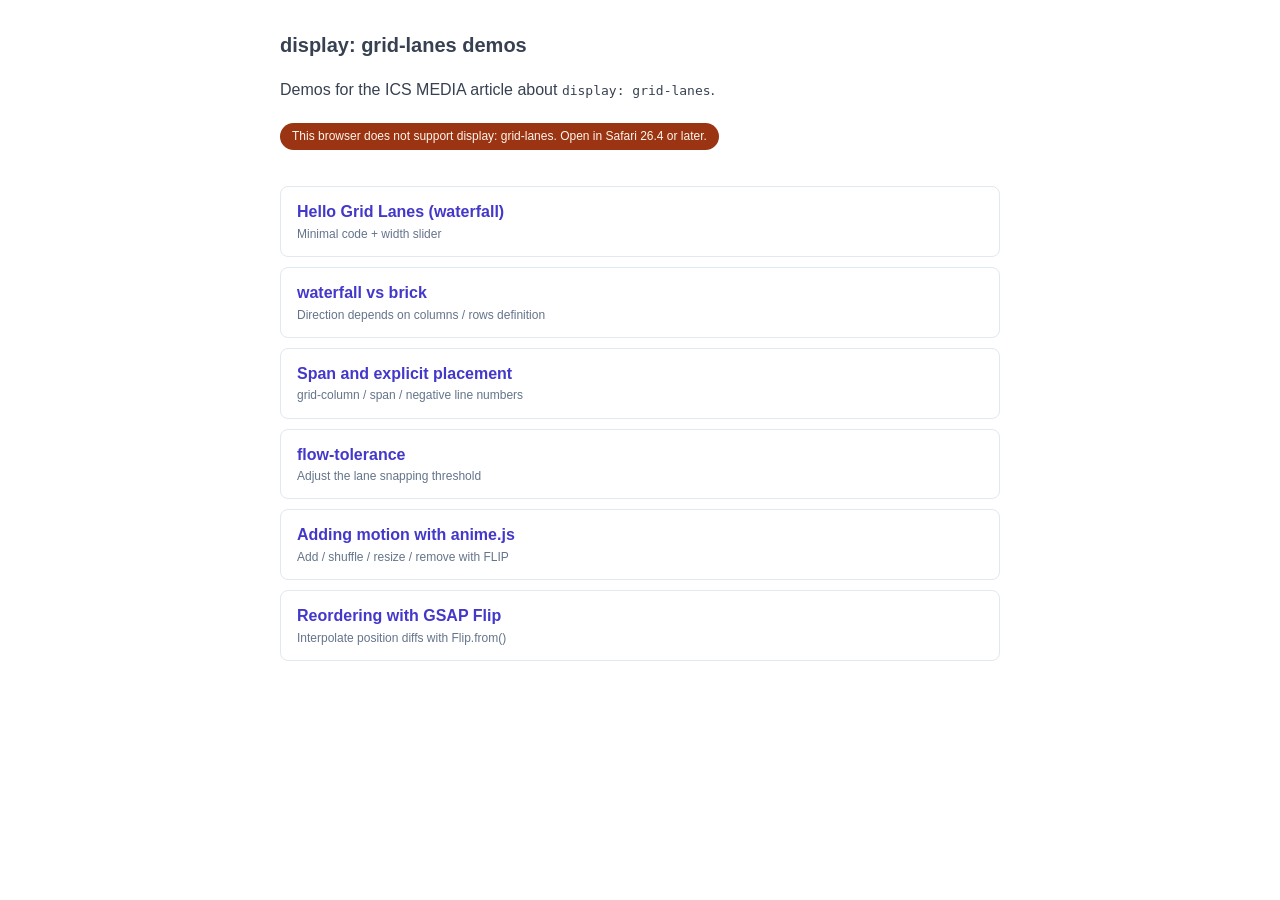
<file: index.html>
<!DOCTYPE html>
<html lang="en">
  <head>
    <meta charset="utf-8" />
    <meta name="viewport" content="width=device-width, initial-scale=1" />
    <title>display: grid-lanes demos</title>
    <link rel="stylesheet" href="./style.css" />
  </head>
  <body>
    <div class="index-wrap">
      <h1>display: grid-lanes demos</h1>
      <p>
        Demos for the ICS MEDIA article about
        <code>display: grid-lanes</code>.
      </p>
      <div class="support-badge ok">
        This browser supports display: grid-lanes
      </div>
      <div class="support-badge warn">
        This browser does not support display: grid-lanes. Open in Safari 26.4
        or later.
      </div>

      <ul class="demo-list">
        <li>
          <a href="./waterfall.html">
            <strong>Hello Grid Lanes (waterfall)</strong>
            <span>Minimal code + width slider</span>
          </a>
        </li>
        <li>
          <a href="./brick.html">
            <strong>waterfall vs brick</strong>
            <span>Direction depends on columns / rows definition</span>
          </a>
        </li>
        <li>
          <a href="./span.html">
            <strong>Span and explicit placement</strong>
            <span>grid-column / span / negative line numbers</span>
          </a>
        </li>
        <li>
          <a href="./tolerance.html">
            <strong>flow-tolerance</strong>
            <span>Adjust the lane snapping threshold</span>
          </a>
        </li>
        <li>
          <a href="./animejs.html">
            <strong>Adding motion with anime.js</strong>
            <span>Add / shuffle / resize / remove with FLIP</span>
          </a>
        </li>
        <li>
          <a href="./gsap-flip.html">
            <strong>Reordering with GSAP Flip</strong>
            <span>Interpolate position diffs with Flip.from()</span>
          </a>
        </li>
      </ul>
    </div>

  </body>
</html>
</file>
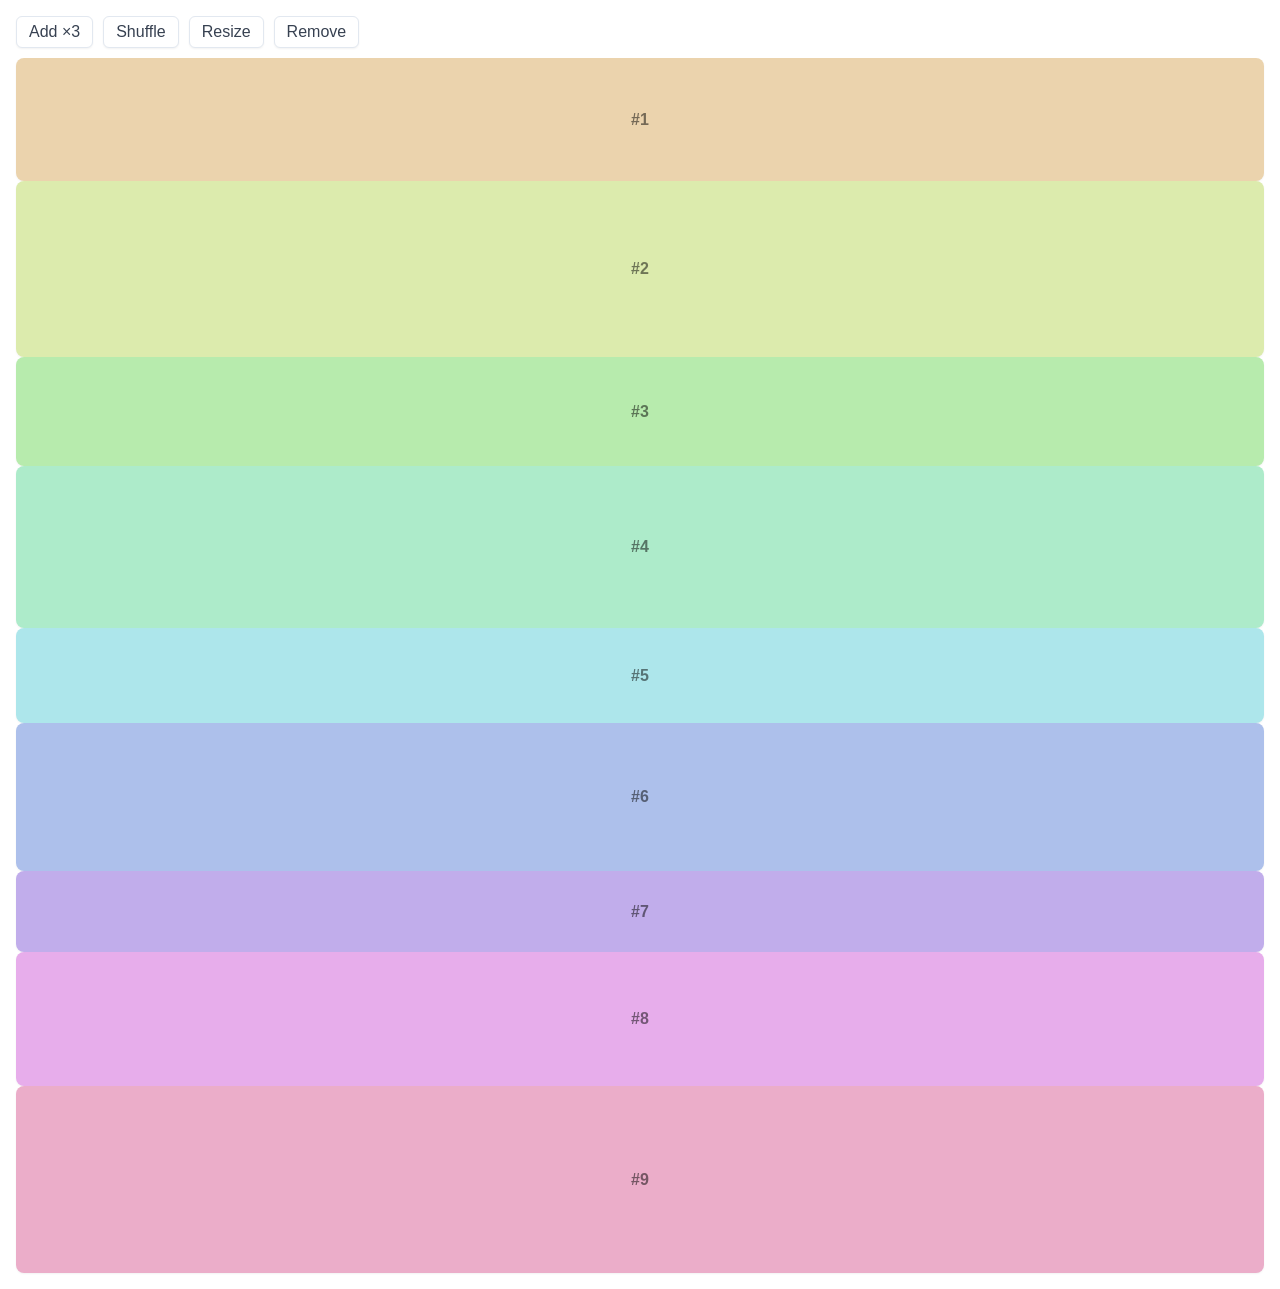
<file: animejs.html>
<!DOCTYPE html>
<html lang="en">
  <head>
    <meta charset="utf-8" />
    <meta name="viewport" content="width=device-width, initial-scale=1" />
    <title>Adding motion with anime.js | display: grid-lanes demo</title>
    <link rel="stylesheet" href="./style.css" />
    <style>
      .lanes {
        display: grid-lanes;
        grid-template-columns: repeat(auto-fill, minmax(96px, 1fr));
        gap: 8px;

        .card {
          will-change: transform, opacity;
        }
      }
    </style>
  </head>
  <body>

    <div class="controls">
      <button id="add">Add ×3</button>
      <button id="shuffle">Shuffle</button>
      <button id="resize">Resize</button>
      <button id="remove">Remove</button>
    </div>

    <div class="lanes" id="stage"></div>


    <script type="module">
      import {
        animate,
        stagger,
        spring
      } from "./vendor/anime.esm.min.js";

      const stage = document.getElementById("stage");
      let nextId = 1;
      let cards = [];

      const spawn = () => {
        const id = nextId++;
        return { id, hue: (id * 37) % 360, h: 70 + ((id * 53) % 120) };
      };

      function render() {
        stage.replaceChildren();
        for (const c of cards) {
          const el = document.createElement("div");
          el.className = "card";
          el.dataset.id = c.id;
          el.style.height = c.h + "px";
          el.style.background = `hsl(${c.hue} 60% 80%)`;
          el.innerHTML = `<span class="badge">#${c.id}</span>`;
          stage.append(el);
        }
      }

      /** FLIP: 既存カードの位置を測定 → mutate → 差分を anime.js で動かす */
      function flip(mutate, opts = {}) {
        const before = new Map();
        stage.querySelectorAll(".card").forEach(el => {
          before.set(Number(el.dataset.id), el.getBoundingClientRect());
        });
        mutate();
        render();
        stage.querySelectorAll(".card").forEach(el => {
          const b = before.get(Number(el.dataset.id));
          if (!b) return;
          const a = el.getBoundingClientRect();
          const dx = b.left - a.left;
          const dy = b.top - a.top;
          if (Math.abs(dx) > 1 || Math.abs(dy) > 1) {
            animate(el, {
              translateX: [dx, 0],
              translateY: [dy, 0],
              duration: opts.duration ?? 650,
              ease: opts.ease ?? "outQuart"
            });
          }
        });
      }

      document.getElementById("add").addEventListener("click", () => {
        const newOnes = Array.from({ length: 3 }, spawn);
        cards.push(...newOnes);
        render();
        const els = newOnes
          .map(c => stage.querySelector(`[data-id="${c.id}"]`))
          .filter(Boolean);
        animate(els, {
          opacity: [0, 1],
          scale: [0.4, 1],
          translateY: [-32, 0],
          rotate: [() => (Math.random() - 0.5) * 16, 0],
          duration: 800,
          delay: stagger(90),
          ease: spring({ mass: 1, stiffness: 80, damping: 10, velocity: 0 })
        });
      });

      document.getElementById("shuffle").addEventListener("click", () => {
        flip(
          () => {
            cards = [...cards].sort(() => Math.random() - 0.5);
          },
          { duration: 700, ease: "outQuint" }
        );
      });

      document.getElementById("resize").addEventListener("click", () => {
        if (!cards.length) return;
        const target = cards[Math.floor(Math.random() * cards.length)];
        flip(
          () => {
            target.h = 60 + Math.floor(Math.random() * 150);
          },
          { duration: 600, ease: "outBack" }
        );
        const el = stage.querySelector(`[data-id="${target.id}"]`);
        if (el)
          animate(el, { scale: [1, 1.08, 1], duration: 500, ease: "outQuad" });
      });

      document.getElementById("remove").addEventListener("click", () => {
        if (cards.length <= 3) return;
        const idx = Math.floor(Math.random() * cards.length);
        const target = cards[idx];
        const el = stage.querySelector(`[data-id="${target.id}"]`);
        if (!el) {
          cards.splice(idx, 1);
          render();
          return;
        }
        animate(el, {
          opacity: [1, 0],
          scale: [1, 0.5],
          translateY: [0, 16],
          duration: 350,
          ease: "inQuad",
          onComplete: () => {
            flip(() => cards.splice(idx, 1), {
              duration: 500,
              ease: "outQuart"
            });
          }
        });
      });

      cards = Array.from({ length: 9 }, spawn);
      render();
    </script>
  </body>
</html>
</file>
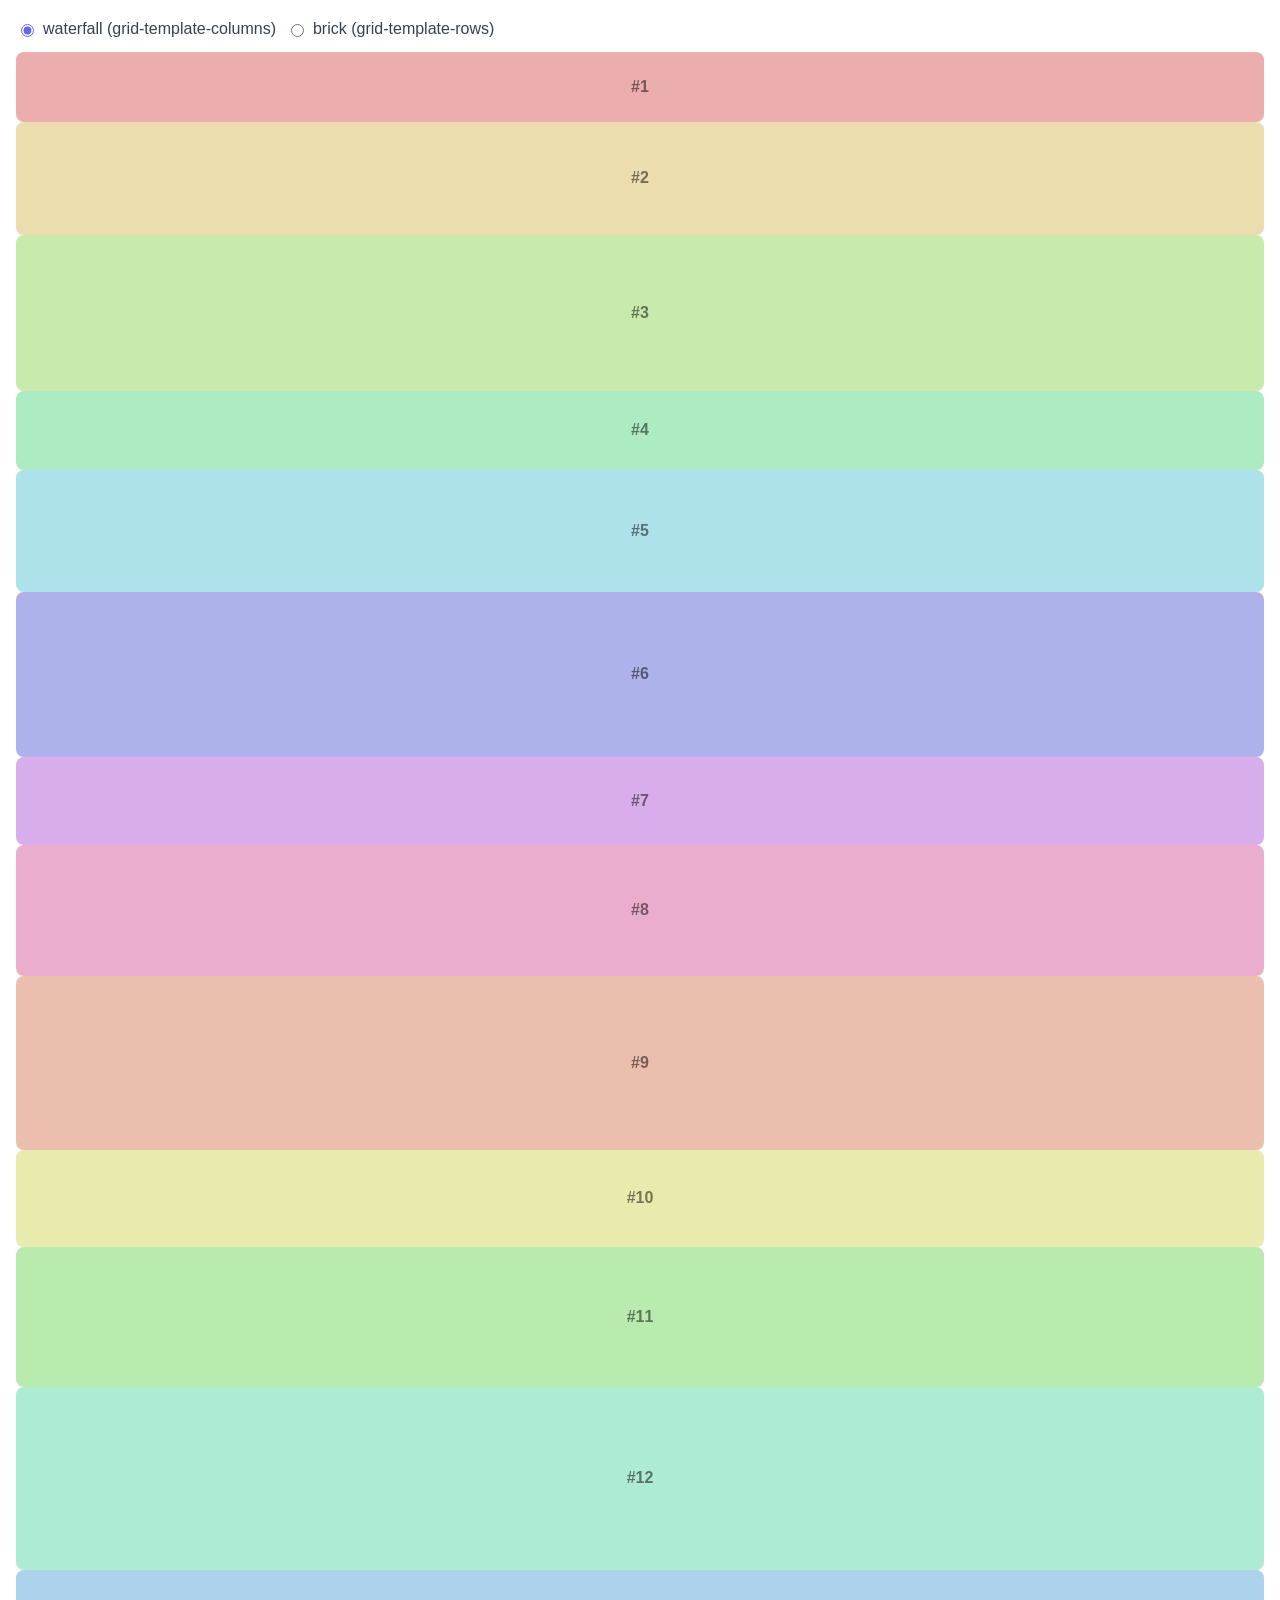
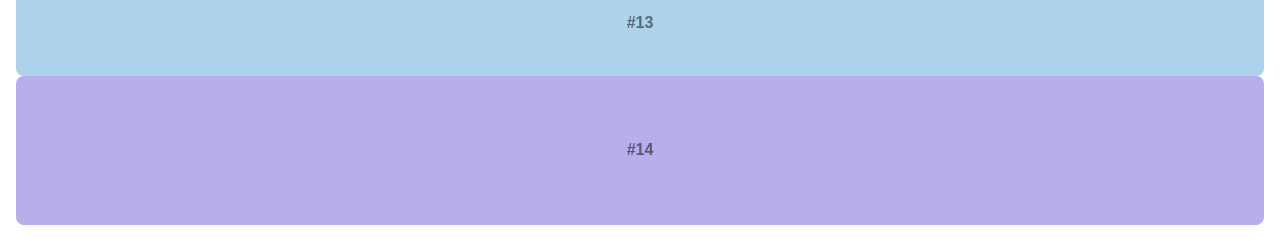
<file: brick.html>
<!DOCTYPE html>
<html lang="en">
  <head>
    <meta charset="utf-8" />
    <meta name="viewport" content="width=device-width, initial-scale=1" />
    <title>waterfall vs brick | display: grid-lanes demo</title>
    <link rel="stylesheet" href="./style.css" />
    <style>
      .lanes {
        /* waterfall = 縦方向のメイソンリー（列を定義。カードは高さがばらばら） */
        &.columns {
          display: grid-lanes;
          grid-template-columns: repeat(3, 1fr);
          gap: 8px;
        }

        /* brick = 横方向のメイソンリー（行を定義。カードは幅がばらばらで右へ流れる） */
        &.rows {
          display: grid-lanes;
          grid-template-rows: repeat(3, 96px);
          gap: 8px;
          overflow-x: auto;
        }
      }
    </style>
  </head>
  <body>

    <div class="controls">
      <label>
        <input type="radio" name="dir" value="columns" checked />
        waterfall (grid-template-columns)
      </label>
      <label>
        <input type="radio" name="dir" value="rows" />
        brick (grid-template-rows)
      </label>
    </div>

    <div class="lanes columns" id="stage"></div>

    <script>
      const stage = document.getElementById("stage");
      // waterfall では高さ(h)が、brick では幅(w)がばらつく
      const cards = [];
      for (let i = 0; i < 14; i++) {
        const el = document.createElement("div");
        el.className = "card";
        el.style.background = `hsl(${(i * 47) % 360} 60% 80%)`;
        el.innerHTML = `<span class="badge">#${i + 1}</span>`;
        stage.append(el);
        cards.push({ el, h: 70 + ((i * 43) % 120), w: 90 + ((i * 53) % 150) });
      }

      function setMode(mode) {
        stage.className = "lanes " + mode;
        for (const c of cards) {
          if (mode === "columns") {
            // 縦積み: 高さはカード固有、幅は列トラックに任せる
            c.el.style.height = c.h + "px";
            c.el.style.width = "";
          } else {
            // 横積み: 幅はカード固有、高さは行トラックに任せる
            c.el.style.width = c.w + "px";
            c.el.style.height = "";
          }
        }
      }
      setMode("columns");

      for (const radio of document.querySelectorAll('input[name="dir"]')) {
        radio.addEventListener("change", () => setMode(radio.value));
      }
    </script>
  </body>
</html>
</file>
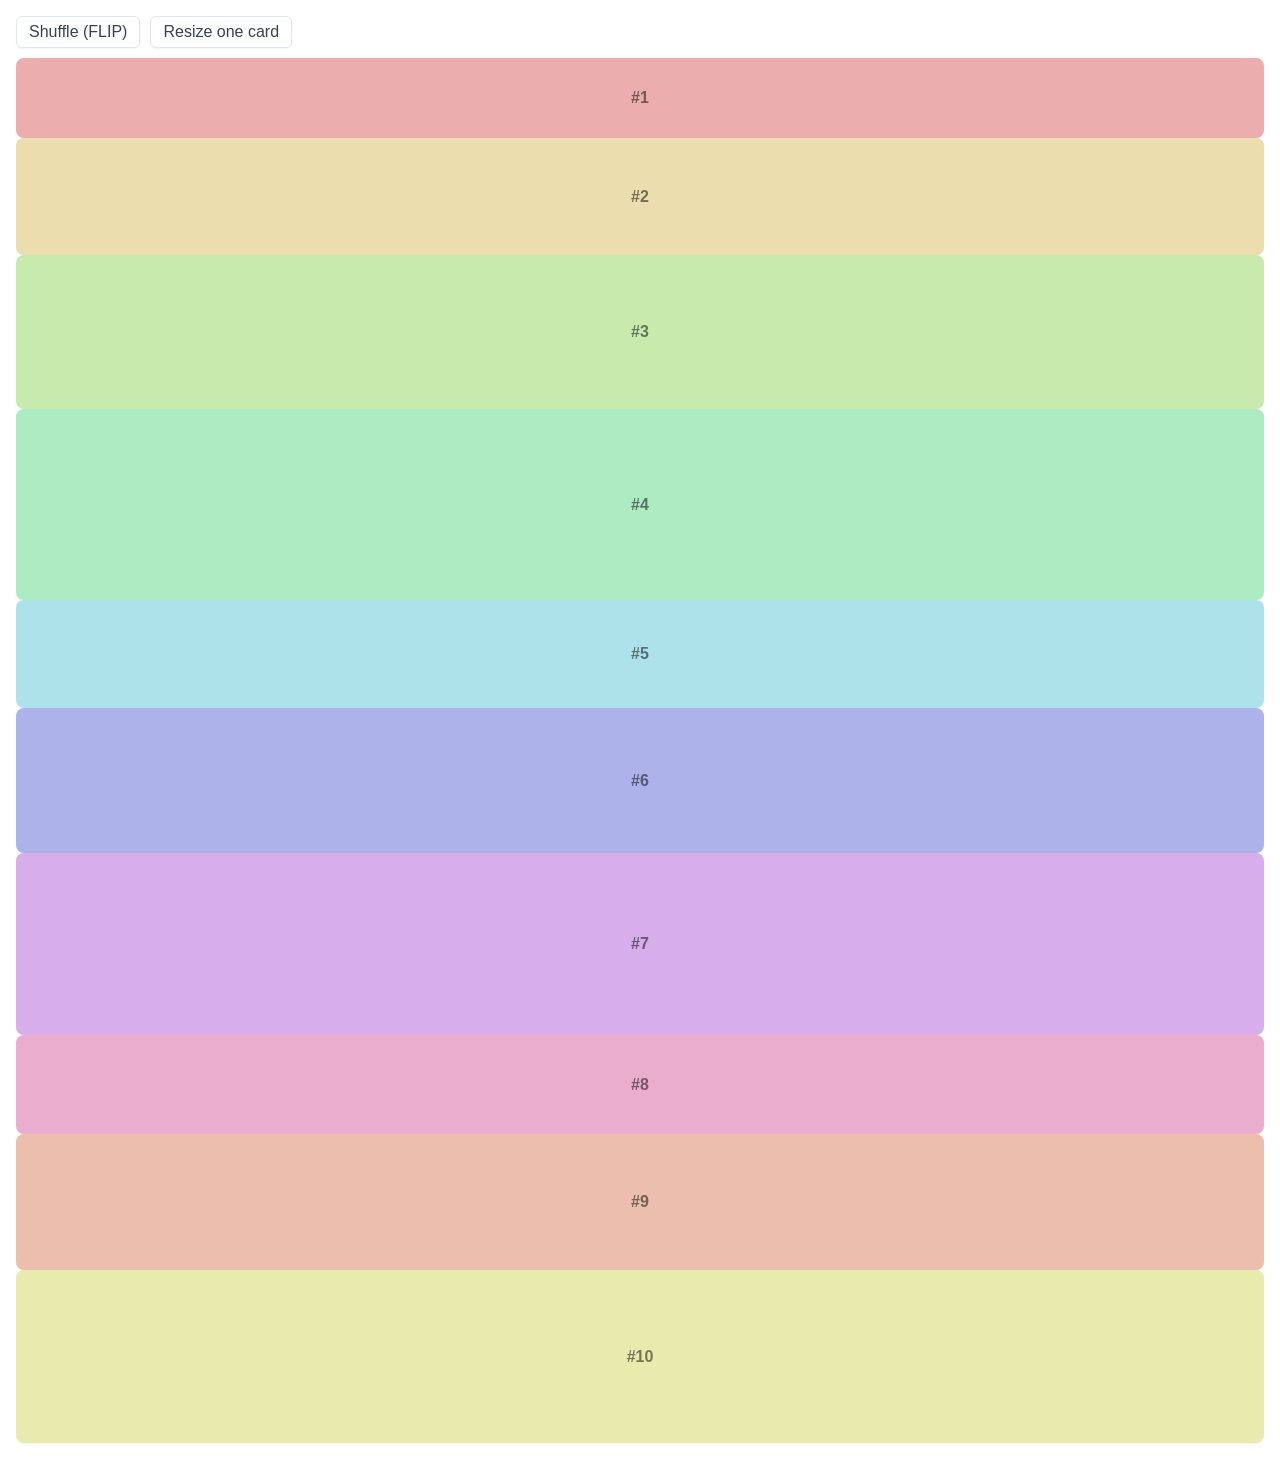
<file: gsap-flip.html>
<!DOCTYPE html>
<html lang="en">
  <head>
    <meta charset="utf-8" />
    <meta name="viewport" content="width=device-width, initial-scale=1" />
    <title>Reordering with GSAP Flip | display: grid-lanes demo</title>
    <link rel="stylesheet" href="./style.css" />
    <style>
      .lanes {
        display: grid-lanes;
        grid-template-columns: repeat(auto-fill, minmax(112px, 1fr));
        gap: 8px;
      }
    </style>
    <script src="./vendor/gsap.min.js"></script>
    <script src="./vendor/Flip.min.js"></script>
  </head>
  <body>

    <div class="controls">
      <button id="shuffle">Shuffle (FLIP)</button>
      <button id="resize">Resize one card</button>
    </div>

    <div class="lanes" id="stage"></div>


    <script>
      gsap.registerPlugin(Flip);

      const stage = document.getElementById("stage");

      // カードの DOM 要素は一度だけ作る。
      // GSAP Flip は「同じ要素」が移動したものとして補間するため、
      // 並び替え時に要素を作り直さず、既存要素を移動させるのがポイント。
      // hue=(i*47)%360, h=80+((i*37)%120)
      let cards = Array.from({ length: 10 }, (_, i) => {
        const id = i + 1;
        const h = 80 + ((i * 37) % 120);
        const el = document.createElement("div");
        el.className = "card";
        el.dataset.id = id;
        el.style.height = h + "px";
        el.style.background = `hsl(${(i * 47) % 360} 60% 80%)`;
        el.innerHTML = `<span class="badge">#${id}</span>`;
        stage.append(el);
        return { id, el, h };
      });

      // absoluteオプションは対象を絶対配置にするので、アニメ中はコンテナーの高さが
      // 潰れて下のテキストが上下に跳ねる。アニメ中だけ高さを固定して防ぐ。
      const lockHeight = () => {
        stage.style.minHeight = stage.getBoundingClientRect().height + "px";
      };
      const unlockHeight = () => {
        stage.style.minHeight = "";
      };

      document.getElementById("shuffle").addEventListener("click", () => {
        const state = Flip.getState(stage.querySelectorAll(".card")); // 位置を記録
        cards = [...cards].sort(() => Math.random() - 0.5); // 配列をシャッフル
        for (const c of cards) stage.append(c.el); // 既存要素を新しい順序で並べ替え（移動）
        lockHeight(); // アニメ中の高さ潰れ（下の要素の跳ね）を防ぐ
        Flip.from(state, {
          // 記録位置 → 新位置へ補間
          duration: 0.6,
          ease: "power2.inOut",
          absolute: true,
          stagger: 0.02,
          onComplete: unlockHeight
        });
      });

      document.getElementById("resize").addEventListener("click", () => {
        const victim = cards[Math.floor(Math.random() * cards.length)];
        if (!victim) return;
        const state = Flip.getState(stage.querySelectorAll(".card"));
        victim.h = 70 + Math.floor(Math.random() * 160);
        victim.el.style.height = victim.h + "px"; // 既存要素の高さだけ変える
        lockHeight(); // アニメ中の高さ潰れ（下の要素の跳ね）を防ぐ
        Flip.from(state, {
          duration: 0.5,
          ease: "power2.inOut",
          absolute: true,
          onComplete: unlockHeight
        });
      });
    </script>
  </body>
</html>
</file>
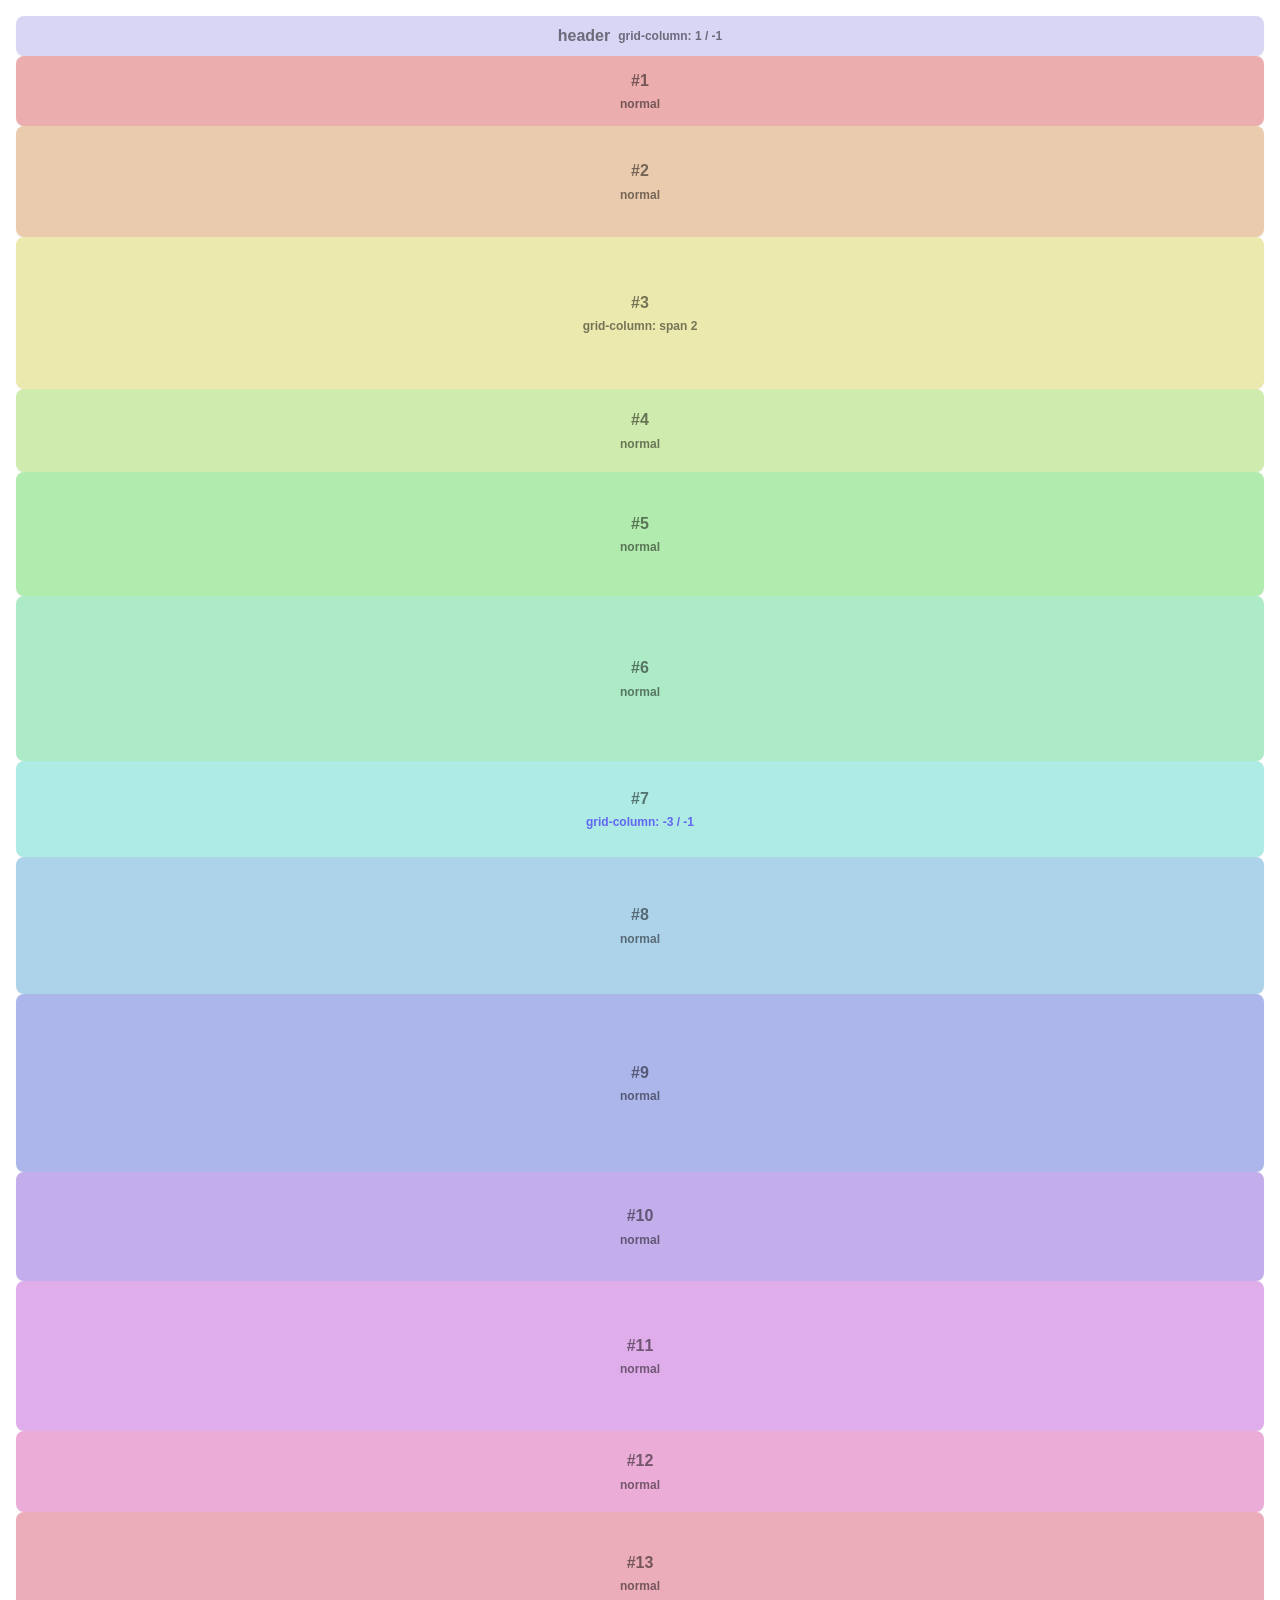
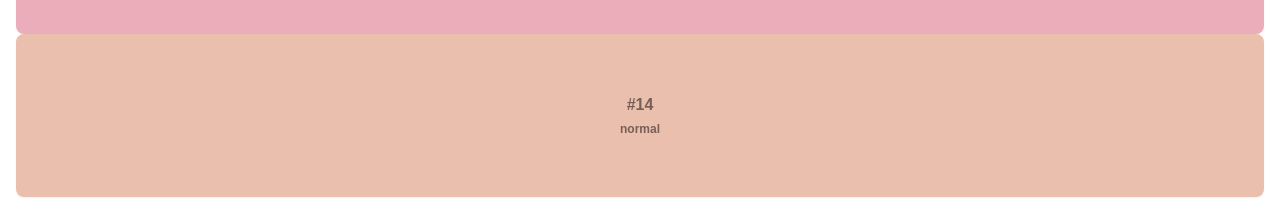
<file: span.html>
<!DOCTYPE html>
<html lang="en">
  <head>
    <meta charset="utf-8" />
    <meta name="viewport" content="width=device-width, initial-scale=1" />
    <title>Span and explicit placement | display: grid-lanes demo</title>
    <link rel="stylesheet" href="./style.css" />
    <style>
      .lanes {
        display: grid-lanes;
        grid-template-columns: repeat(3, minmax(0, 1fr));
        gap: 8px;

        /* Grid と同じ構文でアイテム幅を拡張できる */
        > header {
          grid-column: 1 / -1; /* 全幅 */
          height: 40px;
          flex-direction: row;
          gap: 8px;
          background: hsl(245 60% 90%);
        }
      }
      .span-2 {
        grid-column: span 2; /* 2列ぶん */
      }
      .span-end {
        grid-column: -3 / -1; /* 右寄せ2列（マイナスインデックス） */
      }
    </style>
  </head>
  <body>

    <div class="lanes" id="stage">
      <header class="card">
        <span class="badge">header</span>
        <span class="label">grid-column: 1 / -1</span>
      </header>
    </div>

    <script>
      const stage = document.getElementById("stage");
      // hue=(i*29)%360, h=70+((i*41)%110)
      for (let i = 0; i < 14; i++) {
        const id = i + 1;
        const card = document.createElement("article");
        card.className = "card";
        if (id === 3) card.classList.add("span-2");
        if (id === 7) card.classList.add("span-end");
        card.style.height = 70 + ((i * 41) % 110) + "px";
        card.style.background = `hsl(${(i * 29) % 360} 60% 80%)`;
        let note = "normal";
        let cls = "label";
        if (id === 3) note = "grid-column: span 2";
        else if (id === 7) {
          note = "grid-column: -3 / -1";
          cls = "label accent";
        }
        card.innerHTML = `<span class="badge">#${id}</span><span class="${cls}">${note}</span>`;
        stage.append(card);
      }
    </script>
  </body>
</html>
</file>
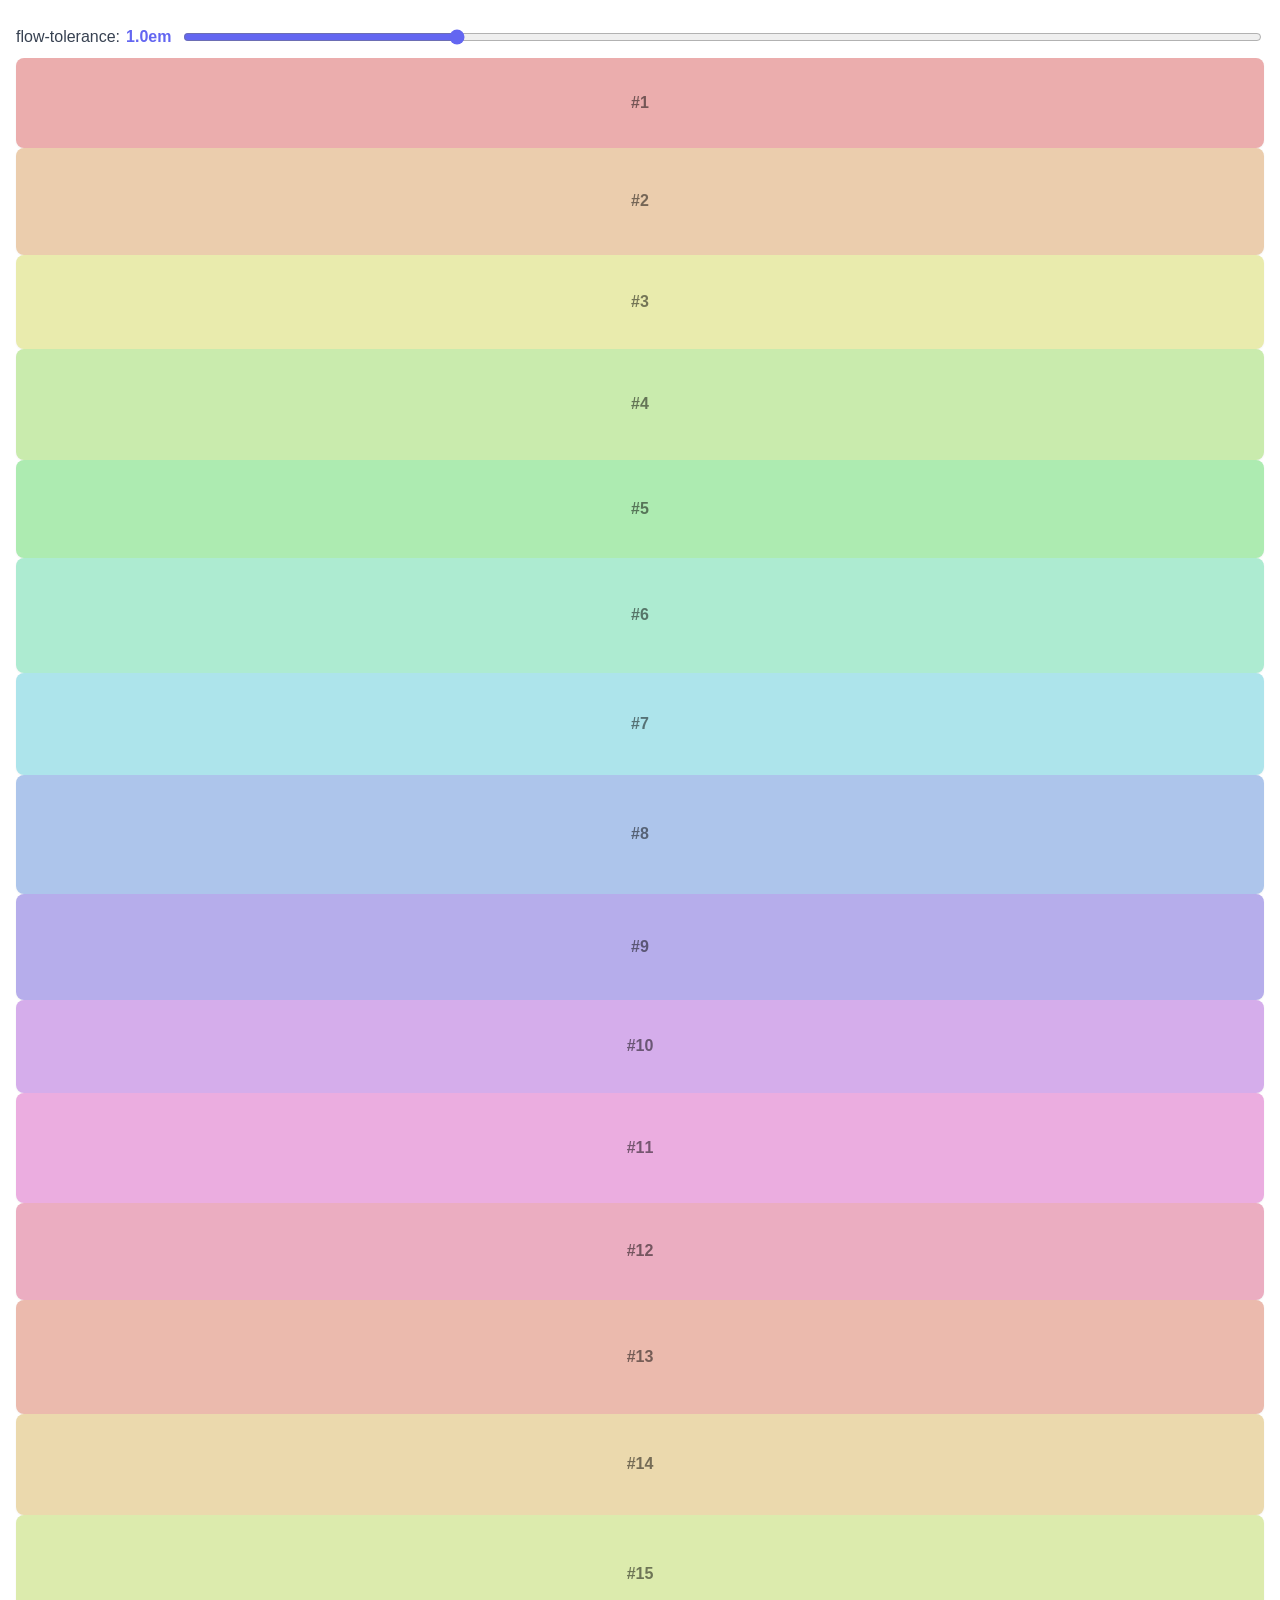
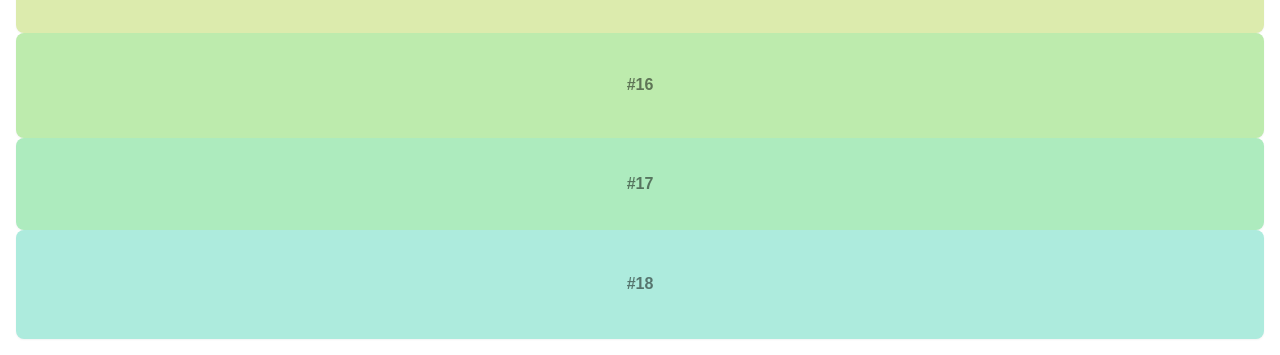
<file: tolerance.html>
<!DOCTYPE html>
<html lang="en">
  <head>
    <meta charset="utf-8" />
    <meta name="viewport" content="width=device-width, initial-scale=1" />
    <title>flow-tolerance | display: grid-lanes demo</title>
    <link rel="stylesheet" href="./style.css" />
    <style>
      /* スクロールしながら値を変えられるよう、操作パネルを画面上部に固定 */
      .controls {
        position: sticky;
        top: 0;
        background: #fff;
        z-index: 10;
        padding: 8px 0;
        margin-bottom: 0;
      }

      .lanes {
        display: grid-lanes;
        grid-template-columns: repeat(auto-fill, minmax(min(144px, 30%), 1fr));
        gap: 6px;
        /* スライダーで書き換える吸着の許容幅 */
        flow-tolerance: var(--flow-tolerance, 1em);

        .card:focus-visible {
          outline: 3px solid var(--accent);
          outline-offset: 2px;
        }
      }
    </style>
  </head>
  <body>

    <div class="controls">
      <label>flow-tolerance: <strong id="valLabel">1.0em</strong></label>
      <input id="tol" type="range" min="0" max="4" step="0.1" value="1" />
    </div>

    <div class="lanes" id="stage" style="--flow-tolerance: 1em"></div>


    <script>
      const stage = document.getElementById("stage");
      // hue=(i*31)%360, h=90+((i*17)%30) — 高さが近いカード群
      for (let i = 0; i < 18; i++) {
        const card = document.createElement("div");
        card.className = "card";
        card.tabIndex = 0;
        card.style.height = 90 + ((i * 17) % 30) + "px";
        card.style.background = `hsl(${(i * 31) % 360} 60% 80%)`;
        card.innerHTML = `<span class="badge">#${i + 1}</span>`;
        stage.append(card);
      }

      const tol = document.getElementById("tol");
      const label = document.getElementById("valLabel");
      tol.addEventListener("input", () => {
        stage.style.setProperty("--flow-tolerance", tol.value + "em");
        label.textContent = Number(tol.value).toFixed(1) + "em";
      });
    </script>
  </body>
</html>
</file>
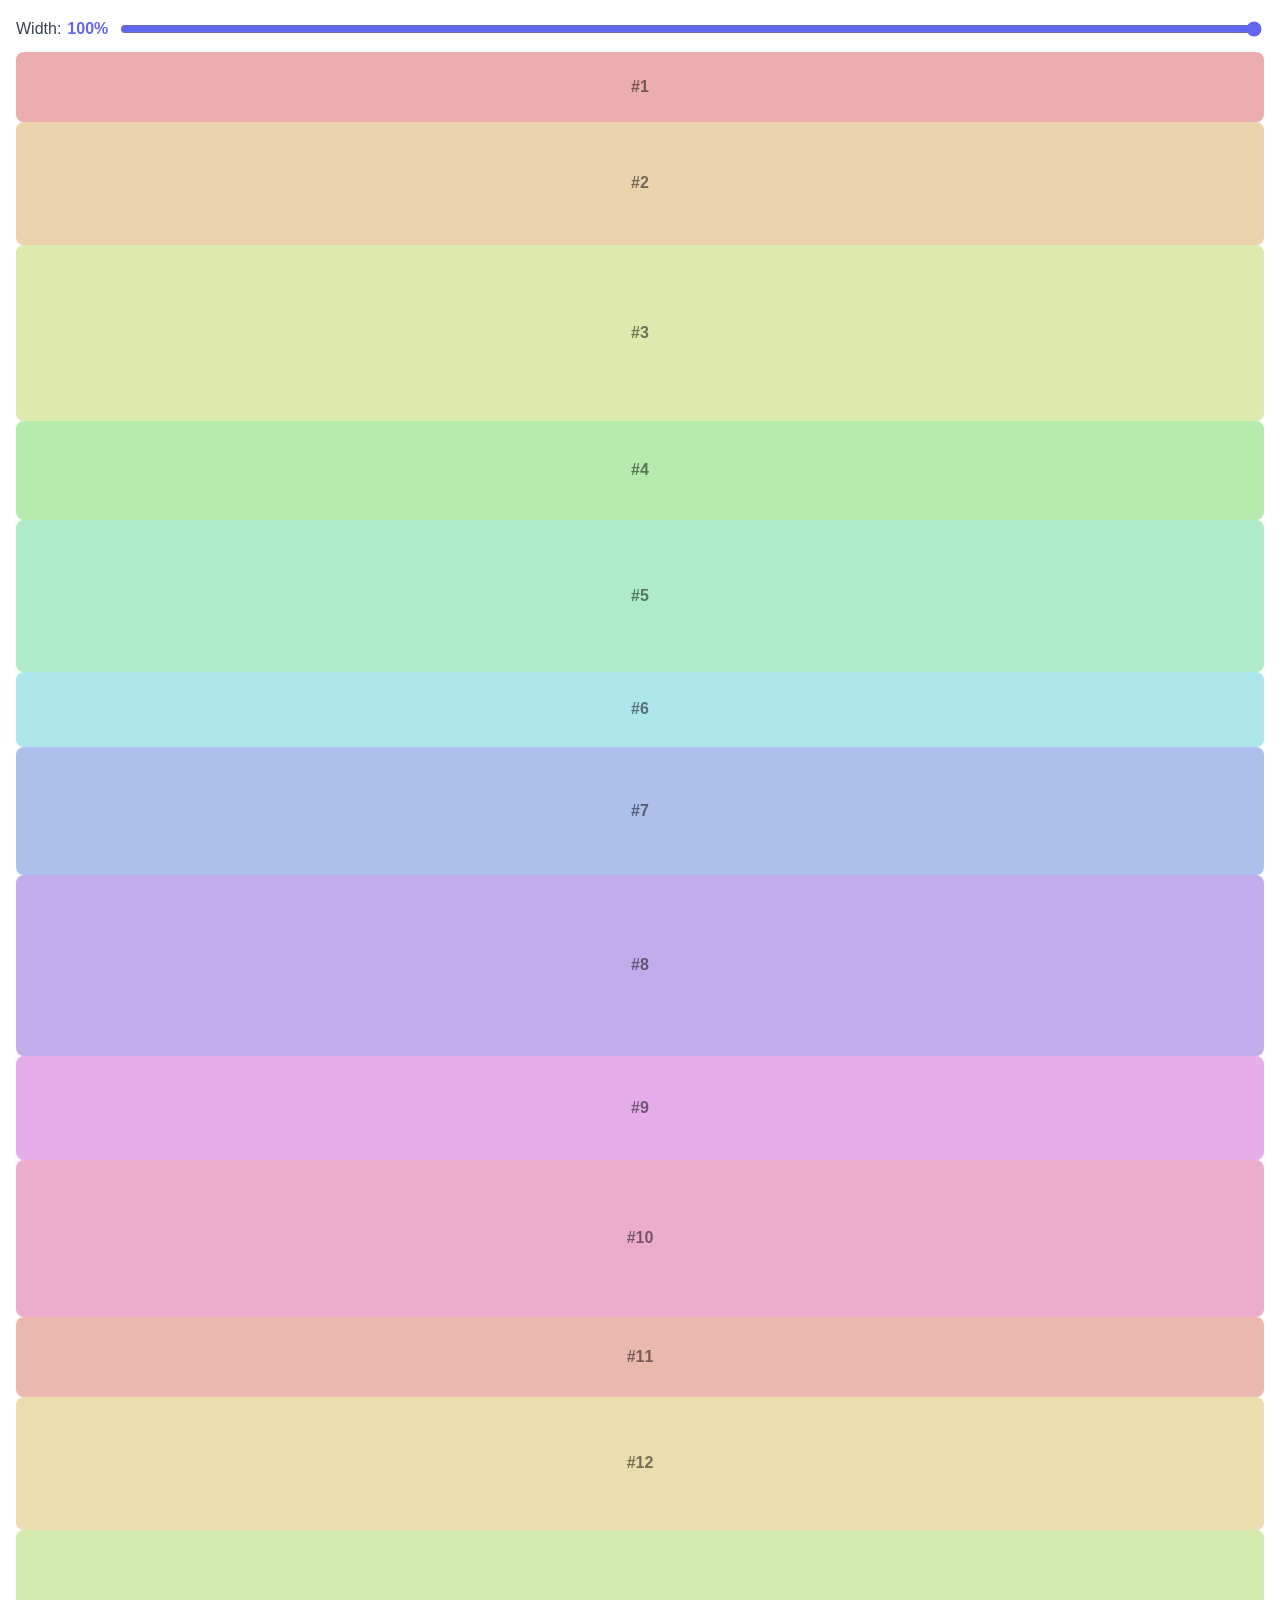
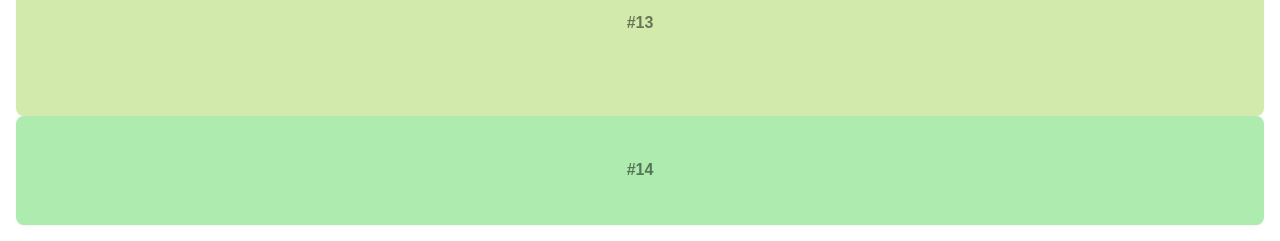
<file: waterfall.html>
<!DOCTYPE html>
<html lang="en">
  <head>
    <meta charset="utf-8" />
    <meta name="viewport" content="width=device-width, initial-scale=1" />
    <title>Hello Grid Lanes (waterfall) | display: grid-lanes demo</title>
    <link rel="stylesheet" href="./style.css" />
    <style>
      /* これがメイソンリーの本体。たった数行 */
      .lanes {
        display: grid-lanes;
        grid-template-columns: repeat(auto-fill, minmax(144px, 1fr));
        gap: 10px;
        transition: max-width 0.3s;
      }
    </style>
  </head>
  <body>

    <div class="controls">
      <label>Width: <strong id="pctLabel">100%</strong></label>
      <input id="width" type="range" min="28" max="100" step="4" value="100" />
    </div>

    <div class="lanes" id="stage"></div>


    <script>
      const stage = document.getElementById("stage");
      // hue=(i*37)%360, h=70+((i*53)%130)
      for (let i = 0; i < 14; i++) {
        const card = document.createElement("div");
        card.className = "card";
        card.style.height = 70 + ((i * 53) % 130) + "px";
        card.style.background = `hsl(${(i * 37) % 360} 60% 80%)`;
        card.innerHTML = `<span class="badge">#${i + 1}</span>`;
        stage.append(card);
      }

      const range = document.getElementById("width");
      const label = document.getElementById("pctLabel");
      range.addEventListener("input", () => {
        stage.style.maxWidth = range.value + "%";
        label.textContent = range.value + "%";
      });
    </script>
  </body>
</html>
</file>
<file: style.css>
/* 共有スタイル — display: grid-lanes デモ集 */

:root {
  --accent: #6366f1;
  --accent-deep: #4338ca;
  --ink: #374151;
  --ink-sub: #64748b;
  --border: #e2e8f0;
}

* {
  box-sizing: border-box;
}

body {
  margin: 0;
  padding: 16px;
  font-family: sans-serif;
  color: var(--ink);
  background: #ffffff;
  line-height: 1.6;
  -webkit-font-smoothing: antialiased;
}

.demo-head {
  margin: 0 0 12px;
  font-size: 1rem;
  color: var(--ink-sub);

  code {
    padding: 2px 6px;
    border-radius: 4px;
    background: #f1f5f9;
    font-family: monospace;
    font-size: 0.875em;
    color: var(--accent-deep);
  }
}

/* カード共通 */
.card {
  position: relative;
  display: flex;
  flex-direction: column;
  align-items: center;
  justify-content: center;
  border-radius: 8px;
  color: #1f2937;
  box-shadow: 0 1px 2px rgb(0 0 0 / 5%);
  overflow: hidden;
}
.badge {
  font-size: 1rem;
  font-weight: bold;
  color: rgb(0 0 0 / 50%);
}
.label {
  margin-top: 2px;
  font-size: 0.75rem;
  font-weight: bold;
  color: rgb(0 0 0 / 50%);

  &.accent {
    color: var(--accent);
  }
}

/* 操作系 */
.controls {
  display: flex;
  align-items: center;
  flex-wrap: wrap;
  gap: 10px;
  margin-bottom: 10px;
  font-size: 1rem;

  label {
    display: flex;
    align-items: center;
    gap: 6px;
    cursor: pointer;
  }
  strong {
    color: var(--accent);
  }
}
button {
  padding: 6px 12px;
  border: 1px solid var(--border);
  border-radius: 6px;
  background: #ffffff;
  color: var(--ink);
  font-size: 1rem;
  cursor: pointer;
  box-shadow: 0 1px 2px rgb(0 0 0 / 5%);
  transition: background 0.2s, border-color 0.2s, color 0.2s;

  &:hover {
    background: #f8fafc;
    border-color: var(--accent-deep);
    color: var(--accent-deep);
  }
}
input[type="range"] {
  flex: 1;
  min-width: 120px;
  accent-color: var(--accent);
}
input[type="radio"] {
  accent-color: var(--accent);
}

.hint {
  margin: 10px 0 0;
  font-size: 0.75rem;
  color: var(--ink-sub);
}

/* ランディング */
.index-wrap {
  max-width: 720px;
  margin: 0 auto;

  h1 {
    font-size: 1.25rem;
  }
}
.support-badge {
  display: none;
  margin: 4px 0 20px;
  padding: 4px 12px;
  border-radius: 999px;
  font-size: 0.75rem;

  /* 既定（非対応）は warn を表示し、@supports が成立したら ok に切り替える */
  &.warn {
    display: inline-block;
    background: #9a3412;
    color: #fff7ed;
  }
  &.ok {
    background: #065f46;
    color: #ecfdf5;
  }

  @supports (display: grid-lanes) {
    &.ok {
      display: inline-block;
    }
    &.warn {
      display: none;
    }
  }
}
.demo-list {
  list-style: none;
  padding: 0;
  display: grid;
  gap: 10px;

  a {
    display: block;
    padding: 12px 16px;
    border: 1px solid var(--border);
    border-radius: 8px;
    text-decoration: none;
    color: var(--ink);
    transition: border-color 0.2s, box-shadow 0.2s;

    &:hover {
      border-color: var(--accent);
      box-shadow: 0 2px 10px rgb(99 102 241 / 10%);
    }
  }
  strong {
    color: var(--accent-deep);
  }
  span {
    display: block;
    font-size: 0.75rem;
    color: var(--ink-sub);
  }
}
</file>
